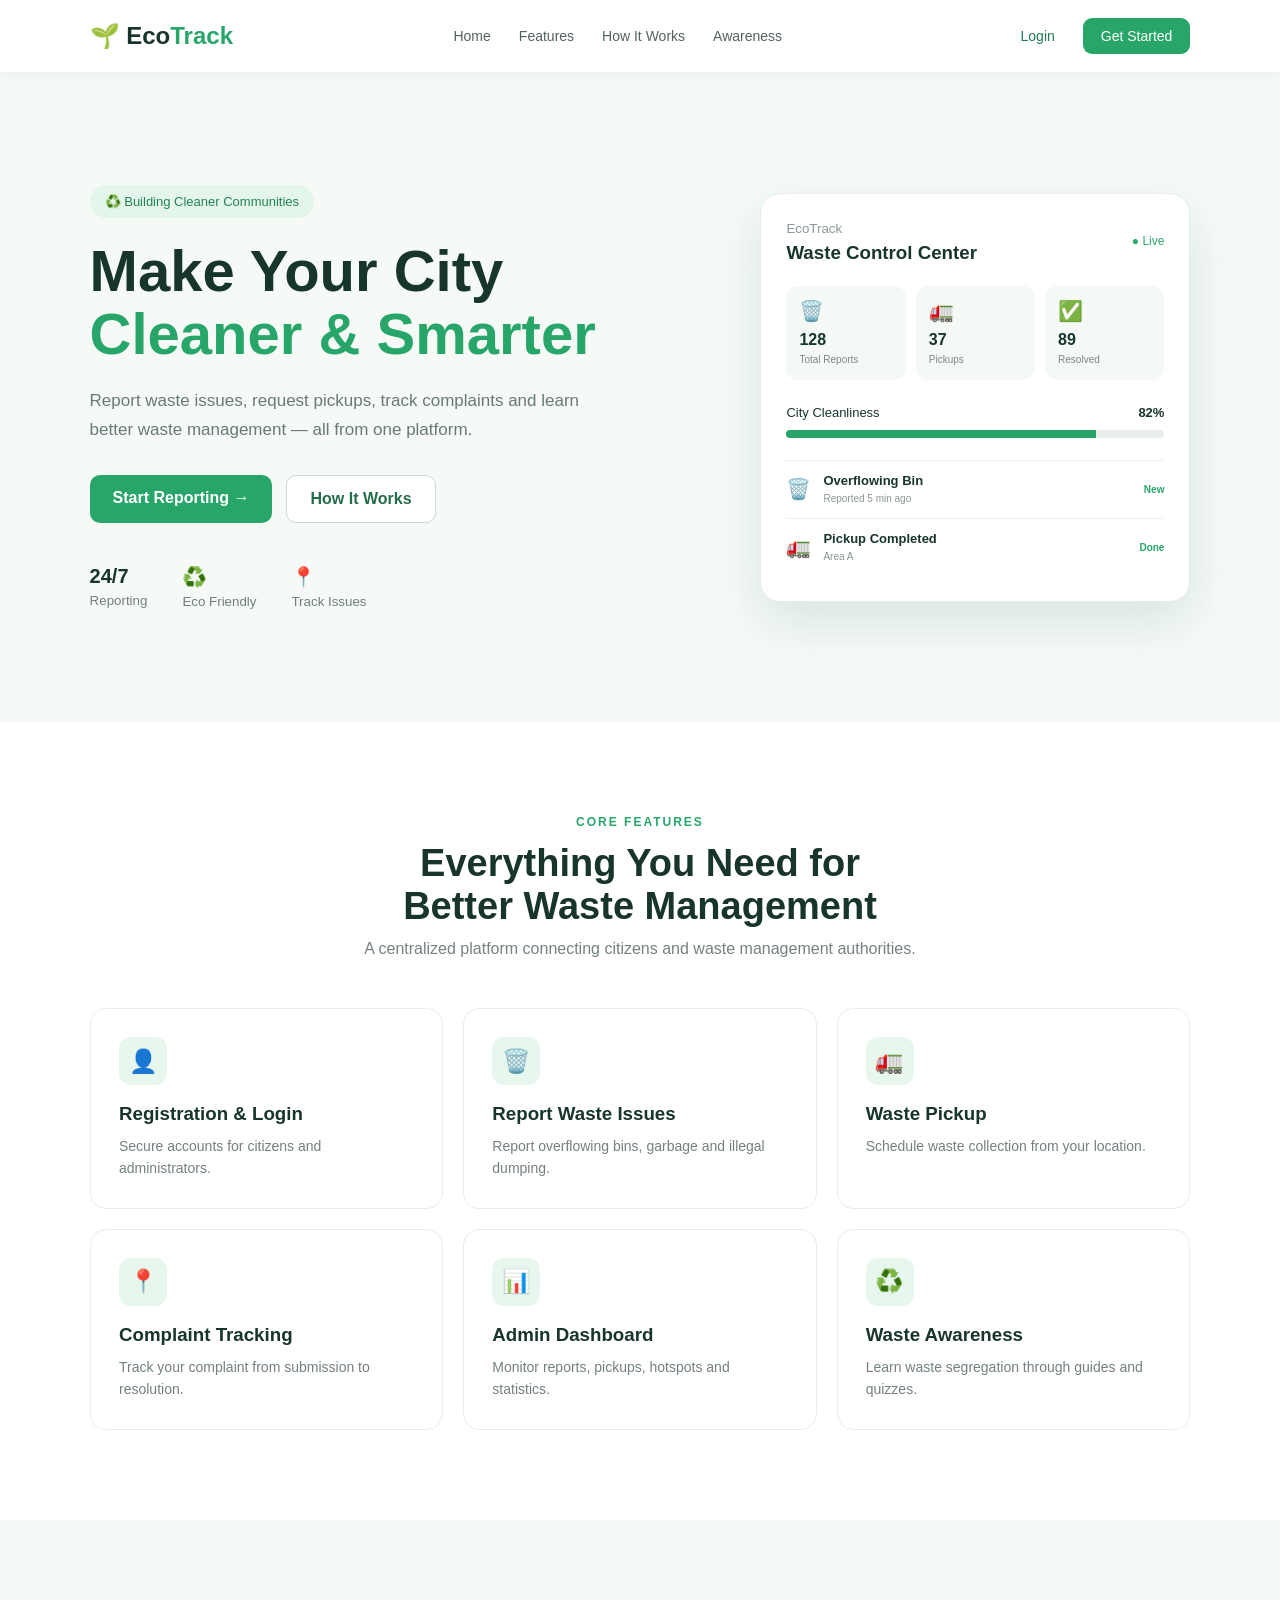
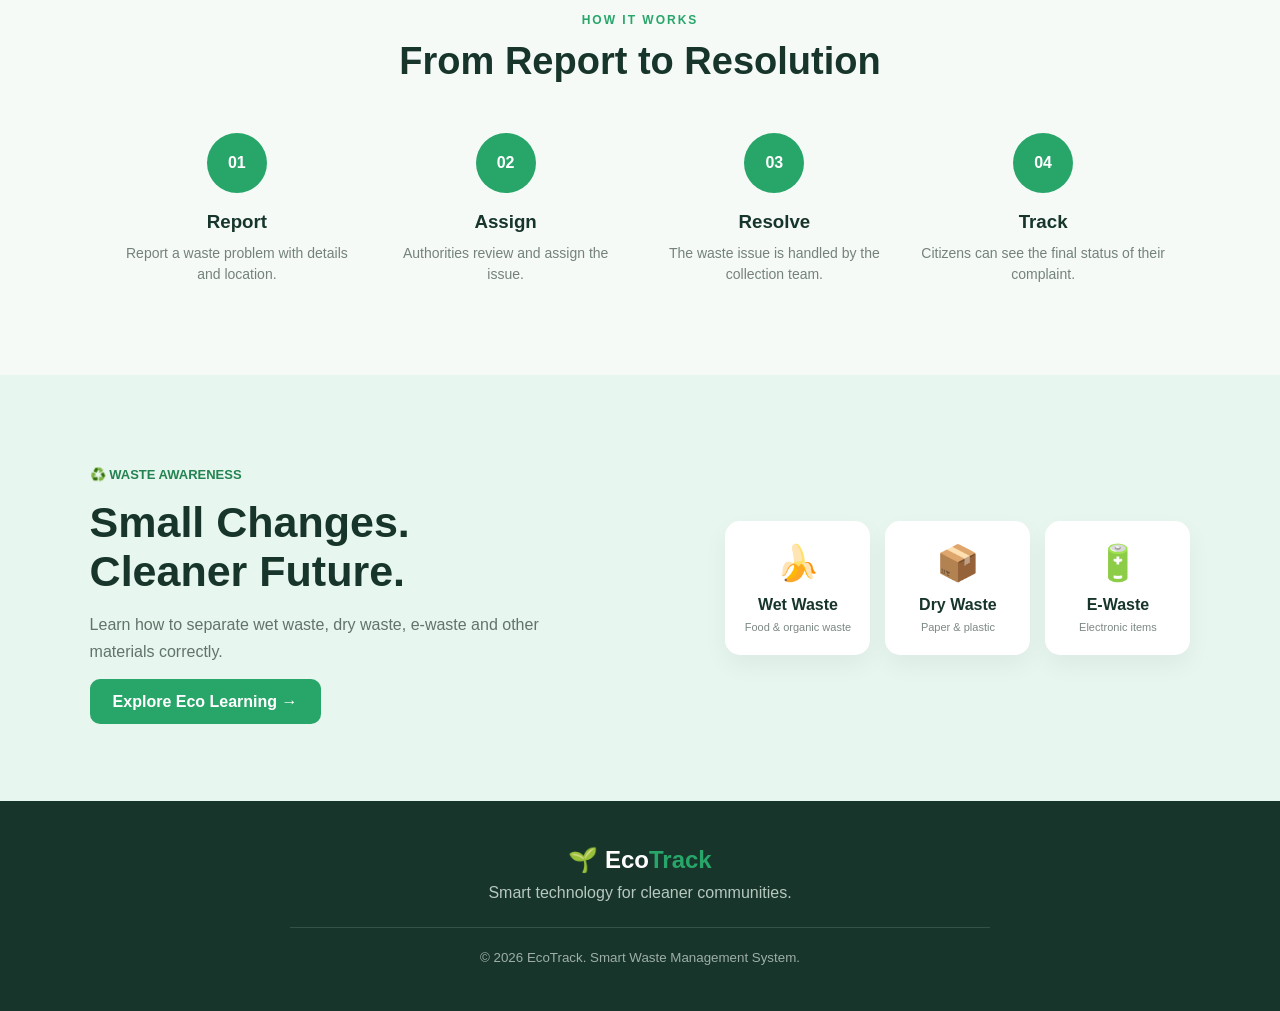
<file: index.html>
<!DOCTYPE html>
<html lang="en">
<head>
    <meta charset="UTF-8">
    <meta name="viewport" content="width=device-width, initial-scale=1.0">

    <title>EcoTrack | Smart Waste Management</title>

    <link rel="stylesheet" href="style.css">
</head>

<body>

    <!-- Navbar -->
    <header class="navbar">

        <div class="logo">
            🌱 Eco<span>Track</span>
        </div>

        <nav>
            <a href="#home">Home</a>
            <a href="#features">Features</a>
            <a href="#how">How It Works</a>
            <a href="#awareness">Awareness</a>
        </nav>

        <div class="nav-buttons">
            <a href="login.html" class="login-btn">Login</a>
            <a href="register.html" class="start-btn">Get Started</a>
        </div>

    </header>


    <!-- Hero -->
    <section class="hero" id="home">

        <div class="hero-content">

            <div class="badge">
                ♻️ Building Cleaner Communities
            </div>

            <h1>
                Make Your City
                <span>Cleaner & Smarter</span>
            </h1>

            <p>
                Report waste issues, request pickups, track complaints
                and learn better waste management — all from one platform.
            </p>

            <div class="hero-buttons">

                <a href="register.html" class="primary-btn">
                    Start Reporting →
                </a>

                <a href="#how" class="secondary-btn">
                    How It Works
                </a>

            </div>

            <div class="hero-stats">

                <div>
                    <strong>24/7</strong>
                    <small>Reporting</small>
                </div>

                <div>
                    <strong>♻️</strong>
                    <small>Eco Friendly</small>
                </div>

                <div>
                    <strong>📍</strong>
                    <small>Track Issues</small>
                </div>

            </div>

        </div>


        <!-- Dashboard Preview -->
        <div class="dashboard-preview">

            <div class="preview-header">

                <div>
                    <small>EcoTrack</small>
                    <h3>Waste Control Center</h3>
                </div>

                <div class="online">
                    ● Live
                </div>

            </div>


            <div class="preview-cards">

                <div class="preview-card">
                    <span>🗑️</span>

                    <div>
                        <strong>128</strong>
                        <small>Total Reports</small>
                    </div>
                </div>


                <div class="preview-card">
                    <span>🚛</span>

                    <div>
                        <strong>37</strong>
                        <small>Pickups</small>
                    </div>
                </div>


                <div class="preview-card">
                    <span>✅</span>

                    <div>
                        <strong>89</strong>
                        <small>Resolved</small>
                    </div>
                </div>

            </div>


            <div class="progress-section">

                <div>
                    <span>City Cleanliness</span>
                    <strong>82%</strong>
                </div>

                <div class="progress">
                    <div></div>
                </div>

            </div>


            <div class="activity">

                <div class="activity-item">

                    <span>🗑️</span>

                    <div>
                        <strong>Overflowing Bin</strong>
                        <small>Reported 5 min ago</small>
                    </div>

                    <b>New</b>

                </div>


                <div class="activity-item">

                    <span>🚛</span>

                    <div>
                        <strong>Pickup Completed</strong>
                        <small>Area A</small>
                    </div>

                    <b>Done</b>

                </div>

            </div>

        </div>

    </section>


    <!-- Core Features -->
    <section class="features" id="features">

        <div class="section-title">

            <span>CORE FEATURES</span>

            <h2>
                Everything You Need for<br>
                Better Waste Management
            </h2>

            <p>
                A centralized platform connecting citizens
                and waste management authorities.
            </p>

        </div>


        <div class="feature-grid">

            <div class="feature-card">
                <div class="icon">👤</div>

                <h3>Registration & Login</h3>

                <p>
                    Secure accounts for citizens and administrators.
                </p>
            </div>


            <div class="feature-card">
                <div class="icon">🗑️</div>

                <h3>Report Waste Issues</h3>

                <p>
                    Report overflowing bins, garbage and illegal dumping.
                </p>
            </div>


            <div class="feature-card">
                <div class="icon">🚛</div>

                <h3>Waste Pickup</h3>

                <p>
                    Schedule waste collection from your location.
                </p>
            </div>


            <div class="feature-card">
                <div class="icon">📍</div>

                <h3>Complaint Tracking</h3>

                <p>
                    Track your complaint from submission to resolution.
                </p>
            </div>


            <div class="feature-card">
                <div class="icon">📊</div>

                <h3>Admin Dashboard</h3>

                <p>
                    Monitor reports, pickups, hotspots and statistics.
                </p>
            </div>


            <div class="feature-card">
                <div class="icon">♻️</div>

                <h3>Waste Awareness</h3>

                <p>
                    Learn waste segregation through guides and quizzes.
                </p>
            </div>

        </div>

    </section>


    <!-- How It Works -->
    <section class="how" id="how">

        <div class="section-title">

            <span>HOW IT WORKS</span>

            <h2>From Report to Resolution</h2>

        </div>


        <div class="steps">

            <div class="step">

                <div class="step-number">01</div>

                <h3>Report</h3>

                <p>
                    Report a waste problem with details and location.
                </p>

            </div>


            <div class="step">

                <div class="step-number">02</div>

                <h3>Assign</h3>

                <p>
                    Authorities review and assign the issue.
                </p>

            </div>


            <div class="step">

                <div class="step-number">03</div>

                <h3>Resolve</h3>

                <p>
                    The waste issue is handled by the collection team.
                </p>

            </div>


            <div class="step">

                <div class="step-number">04</div>

                <h3>Track</h3>

                <p>
                    Citizens can see the final status of their complaint.
                </p>

            </div>

        </div>

    </section>


    <!-- Awareness -->
    <section class="awareness" id="awareness">

        <div class="awareness-content">

            <span>♻️ WASTE AWARENESS</span>

            <h2>
                Small Changes.
                <br>
                Cleaner Future.
            </h2>

            <p>
                Learn how to separate wet waste, dry waste,
                e-waste and other materials correctly.
            </p>

            <a href="register.html" class="primary-btn">
                Explore Eco Learning →
            </a>

        </div>


        <div class="bins">

            <div class="bin">

                <div class="bin-icon">🍌</div>

                <strong>Wet Waste</strong>

                <small>
                    Food & organic waste
                </small>

            </div>


            <div class="bin">

                <div class="bin-icon">📦</div>

                <strong>Dry Waste</strong>

                <small>
                    Paper & plastic
                </small>

            </div>


            <div class="bin">

                <div class="bin-icon">🔋</div>

                <strong>E-Waste</strong>

                <small>
                    Electronic items
                </small>

            </div>

        </div>

    </section>


    <!-- Footer -->
    <footer>

        <div class="logo">
            🌱 Eco<span>Track</span>
        </div>

        <p>
            Smart technology for cleaner communities.
        </p>

        <div class="footer-line"></div>

        <small>
            © 2026 EcoTrack. Smart Waste Management System.
        </small>

    </footer>

</body>
</html>
</file>
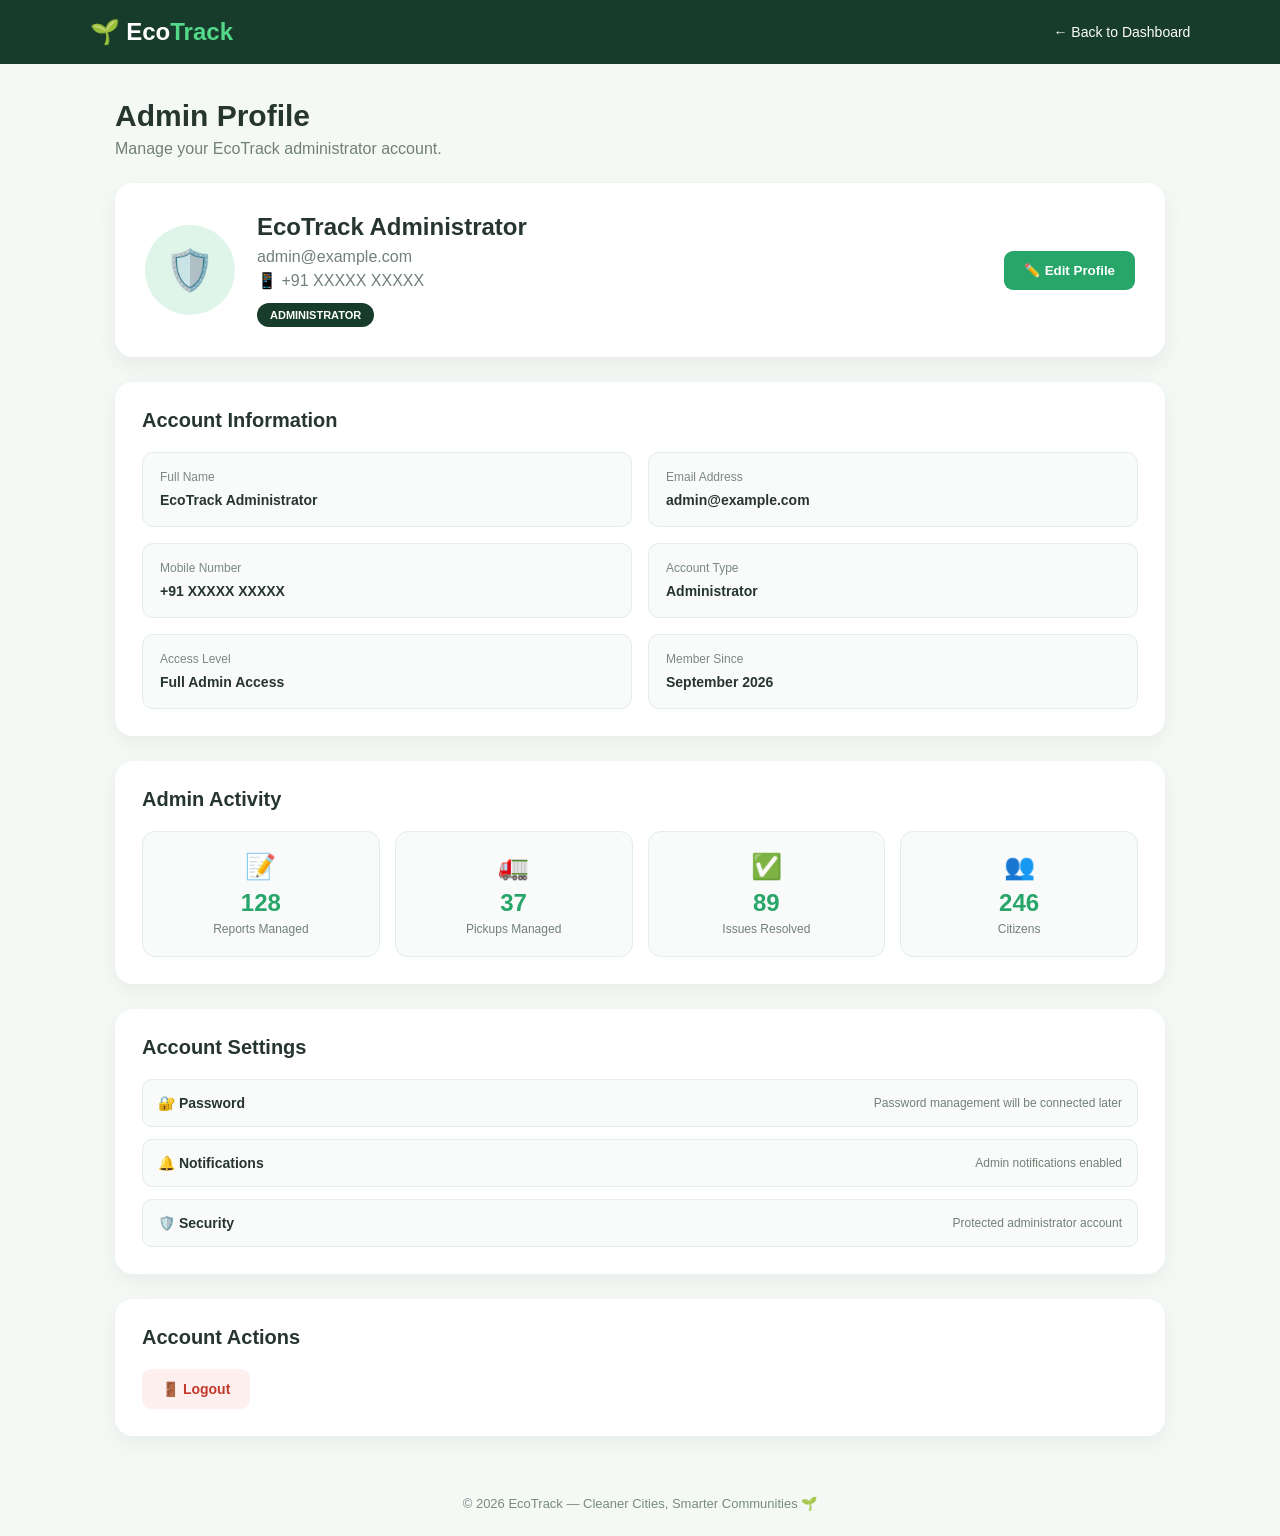
<file: admin-profile.html>
<!DOCTYPE html>
<html lang="en">
<head>
    <meta charset="UTF-8">
    <meta name="viewport" content="width=device-width, initial-scale=1.0">

    <title>Admin Profile | EcoTrack</title>

    <style>
        * {
            margin: 0;
            padding: 0;
            box-sizing: border-box;
            font-family: Arial, sans-serif;
        }

        body {
            background: #f4f9f6;
            color: #26352e;
        }

        .topbar {
            background: #173c2b;
            color: white;
            padding: 18px 7%;
            display: flex;
            justify-content: space-between;
            align-items: center;
        }

        .logo {
            font-size: 24px;
            font-weight: bold;
        }

        .logo span {
            color: #54d98b;
        }

        .back {
            color: white;
            text-decoration: none;
            font-size: 14px;
        }

        .container {
            width: 90%;
            max-width: 1050px;
            margin: 35px auto;
        }

        .heading {
            margin-bottom: 25px;
        }

        .heading h1 {
            font-size: 30px;
            margin-bottom: 7px;
        }

        .heading p {
            color: #718078;
        }

        .profile-card {
            background: white;
            border-radius: 18px;
            padding: 30px;
            display: flex;
            align-items: center;
            gap: 22px;
            box-shadow: 0 8px 25px rgba(0,0,0,0.06);
            margin-bottom: 25px;
        }

        .avatar {
            width: 90px;
            height: 90px;
            border-radius: 50%;
            background: #dff5e9;
            display: flex;
            align-items: center;
            justify-content: center;
            font-size: 40px;
        }

        .profile-info h2 {
            font-size: 24px;
            margin-bottom: 7px;
        }

        .profile-info p {
            color: #718078;
            margin-bottom: 5px;
        }

        .admin-badge {
            display: inline-block;
            margin-top: 8px;
            background: #173c2b;
            color: white;
            padding: 6px 13px;
            border-radius: 20px;
            font-size: 11px;
            font-weight: bold;
        }

        .edit-btn {
            margin-left: auto;
            border: none;
            background: #28a66a;
            color: white;
            padding: 12px 20px;
            border-radius: 9px;
            cursor: pointer;
            font-weight: bold;
        }

        .section {
            background: white;
            padding: 27px;
            border-radius: 18px;
            box-shadow: 0 7px 22px rgba(0,0,0,0.05);
            margin-bottom: 25px;
        }

        .section h2 {
            font-size: 20px;
            margin-bottom: 20px;
        }

        .details {
            display: grid;
            grid-template-columns: repeat(2, 1fr);
            gap: 16px;
        }

        .detail {
            background: #f8fbf9;
            border: 1px solid #e3eee8;
            padding: 17px;
            border-radius: 11px;
        }

        .detail small {
            display: block;
            color: #7a8982;
            font-size: 12px;
            margin-bottom: 7px;
        }

        .detail strong {
            font-size: 14px;
        }

        .stats {
            display: grid;
            grid-template-columns: repeat(4, 1fr);
            gap: 15px;
        }

        .stat {
            text-align: center;
            background: #f8fbf9;
            border: 1px solid #e3eee8;
            border-radius: 13px;
            padding: 20px 10px;
        }

        .stat-icon {
            font-size: 25px;
            margin-bottom: 8px;
        }

        .stat h3 {
            color: #28a66a;
            font-size: 24px;
            margin-bottom: 5px;
        }

        .stat p {
            color: #718078;
            font-size: 12px;
        }

        .settings {
            display: flex;
            flex-direction: column;
            gap: 12px;
        }

        .setting {
            display: flex;
            align-items: center;
            justify-content: space-between;
            padding: 15px;
            background: #f8fbf9;
            border: 1px solid #e3eee8;
            border-radius: 10px;
        }

        .setting strong {
            font-size: 14px;
        }

        .setting span {
            color: #718078;
            font-size: 12px;
        }

        .logout {
            display: inline-block;
            background: #fff0f0;
            color: #c0392b;
            padding: 12px 20px;
            border-radius: 9px;
            text-decoration: none;
            font-weight: bold;
            font-size: 14px;
        }

        footer {
            text-align: center;
            padding: 25px;
            color: #7a8982;
            font-size: 13px;
        }

        @media (max-width: 800px) {

            .profile-card {
                flex-wrap: wrap;
            }

            .edit-btn {
                margin-left: 0;
            }

            .stats {
                grid-template-columns: repeat(2, 1fr);
            }
        }

        @media (max-width: 550px) {

            .topbar {
                padding: 16px 5%;
            }

            .container {
                width: 92%;
                margin-top: 25px;
            }

            .heading h1 {
                font-size: 27px;
            }

            .profile-card {
                padding: 22px;
                justify-content: center;
                text-align: center;
            }

            .edit-btn {
                width: 100%;
            }

            .details {
                grid-template-columns: 1fr;
            }

            .stats {
                grid-template-columns: 1fr 1fr;
            }

            .section {
                padding: 20px;
            }

            .setting {
                flex-direction: column;
                align-items: flex-start;
                gap: 5px;
            }
        }
    </style>
</head>

<body>

    <header class="topbar">

        <div class="logo">
            🌱 Eco<span>Track</span>
        </div>

        <a href="admin.html" class="back">
            ← Back to Dashboard
        </a>

    </header>


    <main class="container">

        <div class="heading">
            <h1>Admin Profile</h1>
            <p>Manage your EcoTrack administrator account.</p>
        </div>


        <!-- PROFILE -->

        <div class="profile-card">

            <div class="avatar">
                🛡️
            </div>

            <div class="profile-info">

                <h2>EcoTrack Administrator</h2>

                <p>admin@example.com</p>

                <p>📱 +91 XXXXX XXXXX</p>

                <span class="admin-badge">
                    ADMINISTRATOR
                </span>

            </div>

            <button class="edit-btn" onclick="editProfile()">
                ✏️ Edit Profile
            </button>

        </div>


        <!-- ACCOUNT INFORMATION -->

        <div class="section">

            <h2>Account Information</h2>

            <div class="details">

                <div class="detail">
                    <small>Full Name</small>
                    <strong>EcoTrack Administrator</strong>
                </div>

                <div class="detail">
                    <small>Email Address</small>
                    <strong>admin@example.com</strong>
                </div>

                <div class="detail">
                    <small>Mobile Number</small>
                    <strong>+91 XXXXX XXXXX</strong>
                </div>

                <div class="detail">
                    <small>Account Type</small>
                    <strong>Administrator</strong>
                </div>

                <div class="detail">
                    <small>Access Level</small>
                    <strong>Full Admin Access</strong>
                </div>

                <div class="detail">
                    <small>Member Since</small>
                    <strong>September 2026</strong>
                </div>

            </div>

        </div>


        <!-- ADMIN ACTIVITY -->

        <div class="section">

            <h2>Admin Activity</h2>

            <div class="stats">

                <div class="stat">
                    <div class="stat-icon">📝</div>
                    <h3>128</h3>
                    <p>Reports Managed</p>
                </div>

                <div class="stat">
                    <div class="stat-icon">🚛</div>
                    <h3>37</h3>
                    <p>Pickups Managed</p>
                </div>

                <div class="stat">
                    <div class="stat-icon">✅</div>
                    <h3>89</h3>
                    <p>Issues Resolved</p>
                </div>

                <div class="stat">
                    <div class="stat-icon">👥</div>
                    <h3>246</h3>
                    <p>Citizens</p>
                </div>

            </div>

        </div>


        <!-- SETTINGS -->

        <div class="section">

            <h2>Account Settings</h2>

            <div class="settings">

                <div class="setting">
                    <strong>🔐 Password</strong>
                    <span>Password management will be connected later</span>
                </div>

                <div class="setting">
                    <strong>🔔 Notifications</strong>
                    <span>Admin notifications enabled</span>
                </div>

                <div class="setting">
                    <strong>🛡️ Security</strong>
                    <span>Protected administrator account</span>
                </div>

            </div>

        </div>


        <!-- LOGOUT -->

        <div class="section">

            <h2>Account Actions</h2>

            <a href="index.html" class="logout">
                🚪 Logout
            </a>

        </div>

    </main>


    <footer>
        © 2026 EcoTrack — Cleaner Cities, Smarter Communities 🌱
    </footer>


    <script>

        function editProfile() {
            alert("Profile editing will be connected with Firebase later.");
        }

    </script>

</body>
</html>
</file>
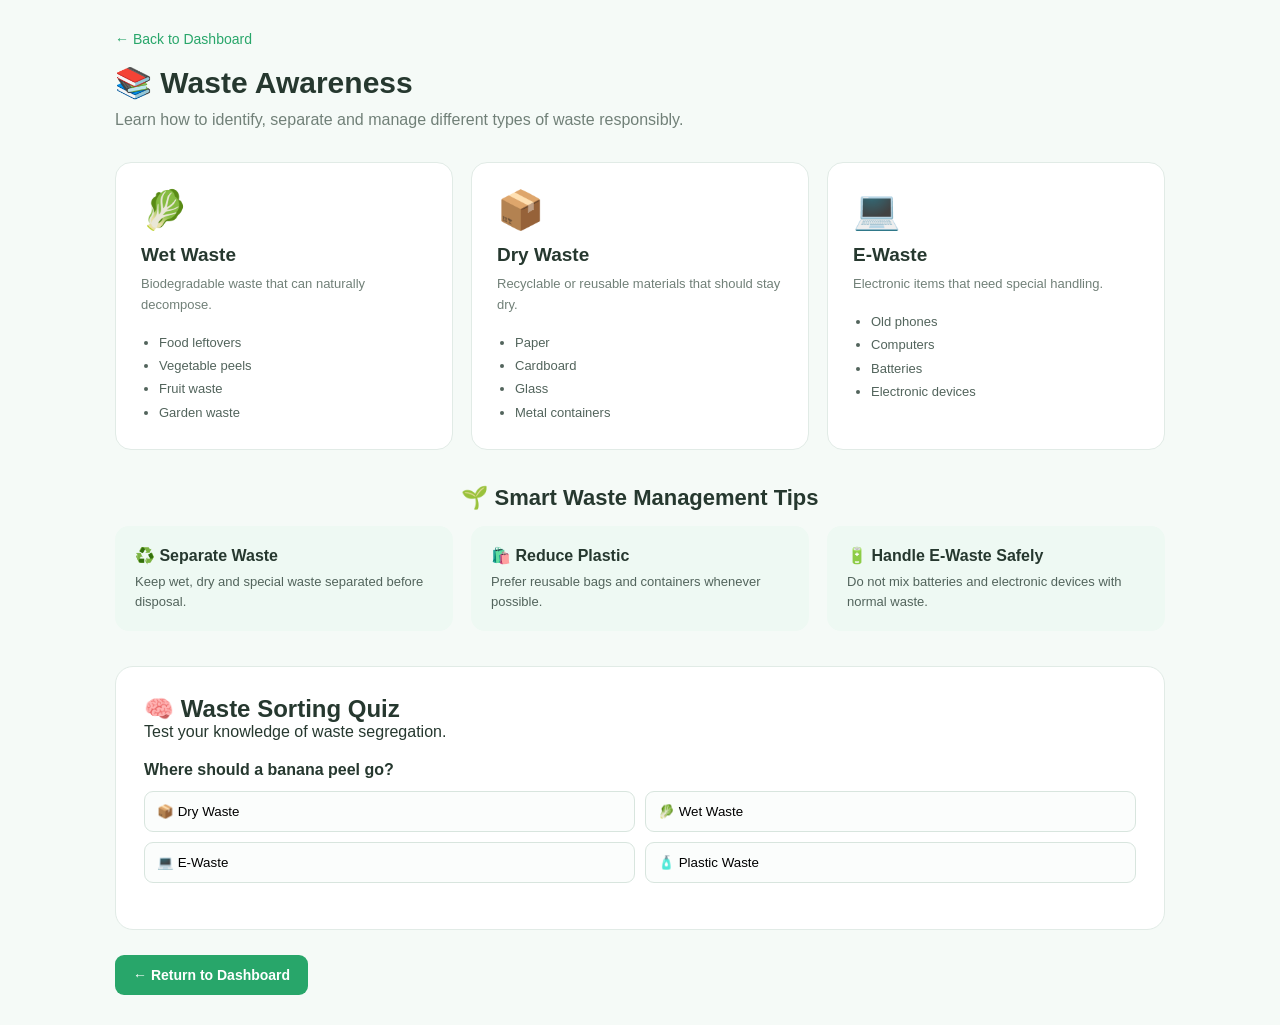
<file: awareness.html>
<!DOCTYPE html>
<html lang="en">
<head>
    <meta charset="UTF-8">
    <meta name="viewport" content="width=device-width, initial-scale=1.0">

    <title>Waste Awareness | EcoTrack</title>

    <link rel="stylesheet" href="style.css">

    <style>
        body {
            margin: 0;
            font-family: Arial, sans-serif;
            background: #f5faf7;
            color: #26382f;
        }

        .awareness-page {
            min-height: 100vh;
            padding: 30px 20px;
        }

        .container {
            max-width: 1050px;
            margin: auto;
        }

        .header {
            margin-bottom: 30px;
        }

        .back-link {
            display: inline-block;
            color: #28a66a;
            text-decoration: none;
            font-size: 14px;
            margin-bottom: 18px;
        }

        .header h1 {
            margin: 0 0 8px;
            font-size: 30px;
        }

        .header p {
            margin: 0;
            color: #718078;
            line-height: 1.5;
        }

        /* CATEGORY CARDS */

        .categories {
            display: grid;
            grid-template-columns: repeat(3, 1fr);
            gap: 18px;
            margin-bottom: 35px;
        }

        .category-card {
            background: white;
            padding: 25px;
            border-radius: 16px;
            border: 1px solid #e1ebe6;
        }

        .category-icon {
            font-size: 38px;
            margin-bottom: 12px;
        }

        .category-card h2 {
            margin: 0 0 8px;
            font-size: 19px;
        }

        .category-card p {
            color: #718078;
            font-size: 13px;
            line-height: 1.6;
            margin-bottom: 15px;
        }

        .category-card ul {
            padding-left: 18px;
            margin: 0;
            color: #52645c;
            font-size: 13px;
            line-height: 1.8;
        }

        /* TIPS */

        .section-title {
            margin-bottom: 15px;
        }

        .section-title h2 {
            margin: 0;
            font-size: 22px;
        }

        .tips {
            display: grid;
            grid-template-columns: repeat(3, 1fr);
            gap: 18px;
            margin-bottom: 35px;
        }

        .tip {
            background: #eef9f3;
            padding: 20px;
            border-radius: 14px;
        }

        .tip strong {
            display: block;
            margin-bottom: 7px;
        }

        .tip p {
            margin: 0;
            color: #52645c;
            font-size: 13px;
            line-height: 1.5;
        }

        /* QUIZ */

        .quiz {
            background: white;
            border: 1px solid #e1ebe6;
            border-radius: 18px;
            padding: 28px;
            margin-bottom: 25px;
        }

        .quiz h2 {
            margin-top: 0;
        }

        .quiz-question {
            font-size: 16px;
            font-weight: bold;
            margin: 20px 0 12px;
        }

        .quiz-options {
            display: grid;
            grid-template-columns: repeat(2, 1fr);
            gap: 10px;
        }

        .quiz-options button {
            padding: 12px;
            border: 1px solid #d8e5de;
            background: #fbfdfc;
            border-radius: 9px;
            cursor: pointer;
            text-align: left;
        }

        .quiz-options button:hover {
            border-color: #28a66a;
            background: #eef9f3;
        }

        .quiz-result {
            margin-top: 18px;
            font-weight: bold;
            color: #28a66a;
        }

        .dashboard-btn {
            display: inline-block;
            padding: 12px 18px;
            background: #28a66a;
            color: white;
            text-decoration: none;
            border-radius: 9px;
            font-size: 14px;
            font-weight: bold;
        }

        .dashboard-btn:hover {
            background: #218b58;
        }

        @media (max-width: 800px) {
            .categories,
            .tips {
                grid-template-columns: 1fr 1fr;
            }
        }

        @media (max-width: 550px) {
            .awareness-page {
                padding: 20px 15px;
            }

            .header h1 {
                font-size: 25px;
            }

            .categories,
            .tips,
            .quiz-options {
                grid-template-columns: 1fr;
            }

            .quiz {
                padding: 22px 18px;
            }
        }
    </style>
</head>

<body>

<div class="awareness-page">

    <div class="container">

        <div class="header">

            <a href="citizen.html" class="back-link">
                ← Back to Dashboard
            </a>

            <h1>📚 Waste Awareness</h1>

            <p>
                Learn how to identify, separate and manage different types
                of waste responsibly.
            </p>

        </div>


        <!-- WASTE CATEGORIES -->

        <div class="categories">

            <div class="category-card">

                <div class="category-icon">🥬</div>

                <h2>Wet Waste</h2>

                <p>
                    Biodegradable waste that can naturally decompose.
                </p>

                <ul>
                    <li>Food leftovers</li>
                    <li>Vegetable peels</li>
                    <li>Fruit waste</li>
                    <li>Garden waste</li>
                </ul>

            </div>


            <div class="category-card">

                <div class="category-icon">📦</div>

                <h2>Dry Waste</h2>

                <p>
                    Recyclable or reusable materials that should stay dry.
                </p>

                <ul>
                    <li>Paper</li>
                    <li>Cardboard</li>
                    <li>Glass</li>
                    <li>Metal containers</li>
                </ul>

            </div>


            <div class="category-card">

                <div class="category-icon">💻</div>

                <h2>E-Waste</h2>

                <p>
                    Electronic items that need special handling.
                </p>

                <ul>
                    <li>Old phones</li>
                    <li>Computers</li>
                    <li>Batteries</li>
                    <li>Electronic devices</li>
                </ul>

            </div>

        </div>


        <!-- SMART TIPS -->

        <div class="section-title">
            <h2>🌱 Smart Waste Management Tips</h2>
        </div>

        <div class="tips">

            <div class="tip">

                <strong>♻️ Separate Waste</strong>

                <p>
                    Keep wet, dry and special waste separated before disposal.
                </p>

            </div>


            <div class="tip">

                <strong>🛍️ Reduce Plastic</strong>

                <p>
                    Prefer reusable bags and containers whenever possible.
                </p>

            </div>


            <div class="tip">

                <strong>🔋 Handle E-Waste Safely</strong>

                <p>
                    Do not mix batteries and electronic devices with normal waste.
                </p>

            </div>

        </div>


        <!-- QUIZ -->

        <div class="quiz">

            <h2>🧠 Waste Sorting Quiz</h2>

            <p>
                Test your knowledge of waste segregation.
            </p>

            <div class="quiz-question">
                Where should a banana peel go?
            </div>

            <div class="quiz-options">

                <button onclick="checkAnswer('wrong')">
                    📦 Dry Waste
                </button>

                <button onclick="checkAnswer('correct')">
                    🥬 Wet Waste
                </button>

                <button onclick="checkAnswer('wrong')">
                    💻 E-Waste
                </button>

                <button onclick="checkAnswer('wrong')">
                    🧴 Plastic Waste
                </button>

            </div>

            <div
                id="quizResult"
                class="quiz-result"
            ></div>

        </div>


        <a
            href="citizen.html"
            class="dashboard-btn"
        >
            ← Return to Dashboard
        </a>

    </div>

</div>


<script>

    function checkAnswer(answer) {

        const result = document.getElementById("quizResult");

        if (answer === "correct") {

            result.textContent =
                "✅ Correct! Banana peel is biodegradable wet waste.";

        } else {

            result.textContent =
                "❌ Not quite. Try again!";

        }

    }

</script>

</body>
</html>
</file>
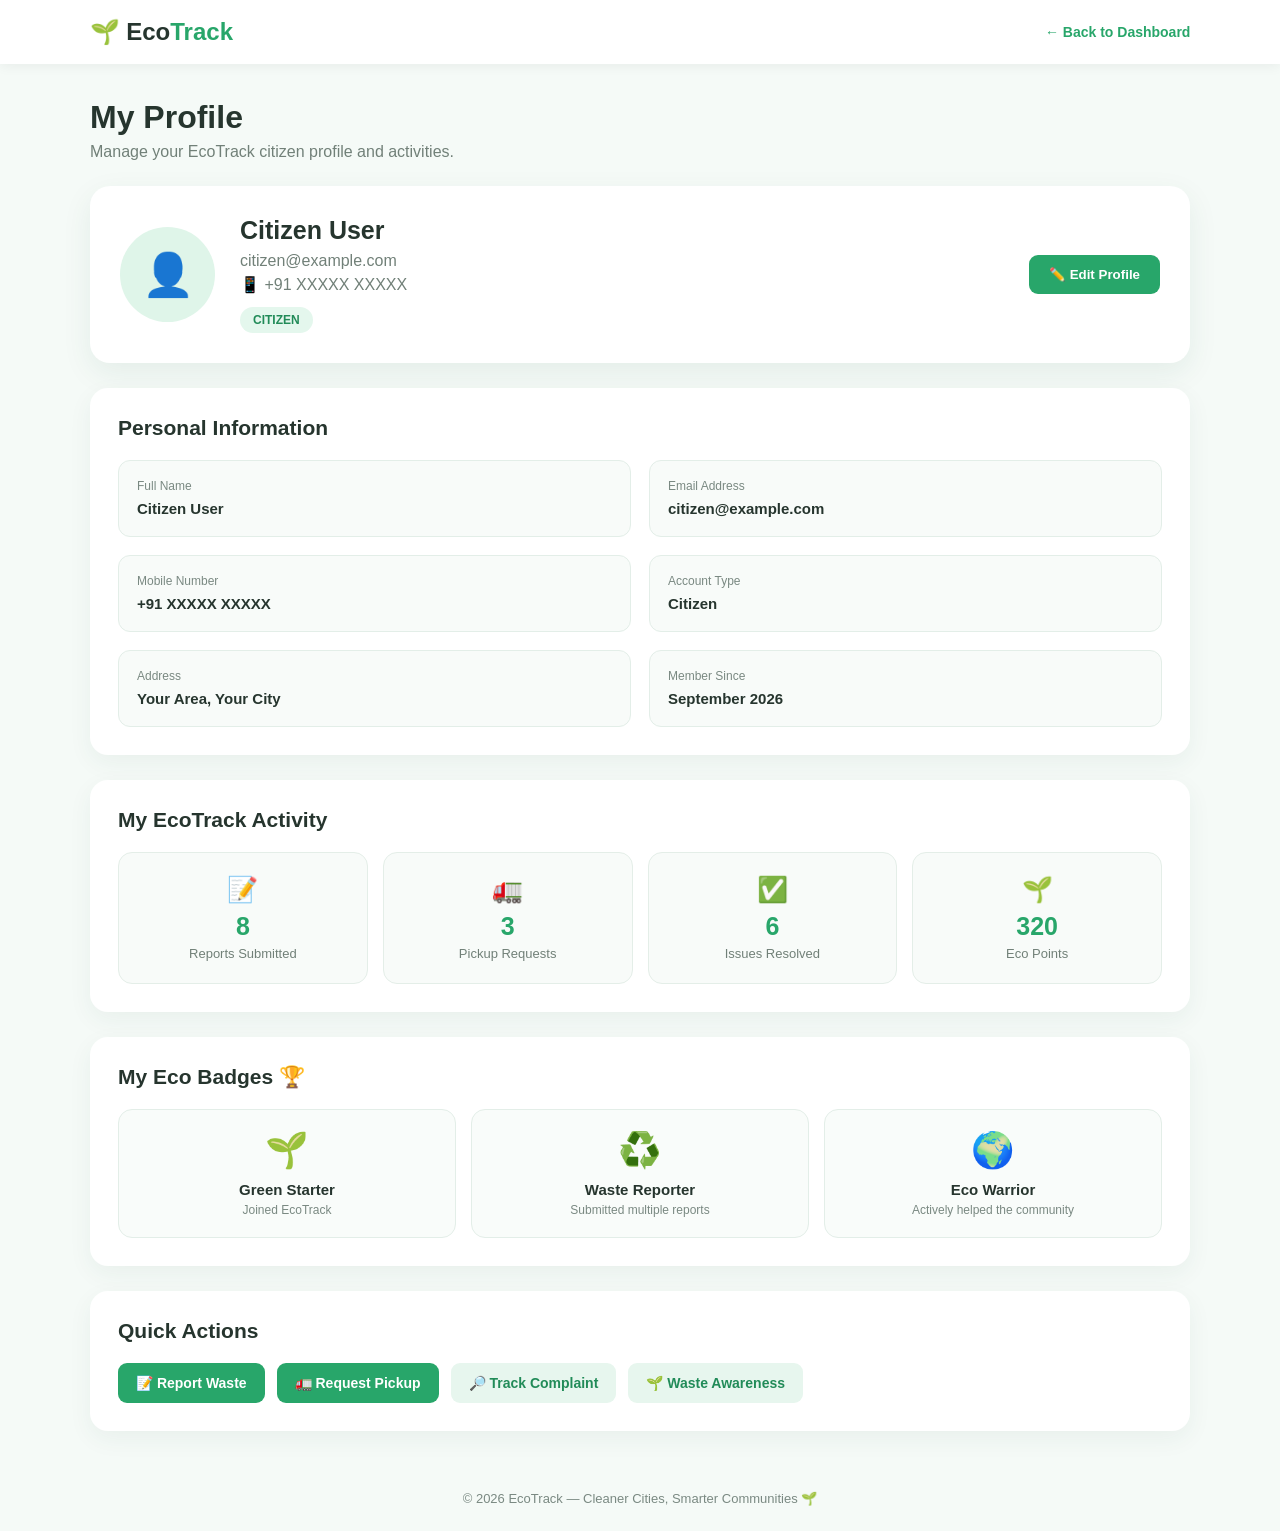
<file: citizen-profile.html>
<!DOCTYPE html>
<html lang="en">
<head>
    <meta charset="UTF-8">
    <meta name="viewport" content="width=device-width, initial-scale=1.0">

    <title>Citizen Profile | EcoTrack</title>

    <style>
        * {
            margin: 0;
            padding: 0;
            box-sizing: border-box;
            font-family: Arial, sans-serif;
        }

        body {
            background: #f5faf7;
            color: #26352e;
        }

        .topbar {
            background: white;
            padding: 18px 7%;
            display: flex;
            align-items: center;
            justify-content: space-between;
            box-shadow: 0 2px 12px rgba(0,0,0,0.06);
        }

        .logo {
            font-size: 24px;
            font-weight: bold;
            color: #26352e;
        }

        .logo span {
            color: #28a66a;
        }

        .back-btn {
            text-decoration: none;
            color: #28a66a;
            font-weight: bold;
            font-size: 14px;
        }

        .container {
            width: 90%;
            max-width: 1100px;
            margin: 35px auto;
        }

        .page-title {
            margin-bottom: 25px;
        }

        .page-title h1 {
            font-size: 32px;
            margin-bottom: 7px;
        }

        .page-title p {
            color: #718078;
        }

        .profile-card {
            background: white;
            border-radius: 20px;
            padding: 30px;
            display: flex;
            align-items: center;
            gap: 25px;
            box-shadow: 0 10px 30px rgba(30,90,60,0.08);
            margin-bottom: 25px;
        }

        .avatar {
            width: 95px;
            height: 95px;
            border-radius: 50%;
            background: #dff5e9;
            display: flex;
            align-items: center;
            justify-content: center;
            font-size: 42px;
        }

        .profile-info h2 {
            font-size: 25px;
            margin-bottom: 7px;
        }

        .profile-info p {
            color: #718078;
            margin-bottom: 5px;
        }

        .role {
            display: inline-block;
            margin-top: 8px;
            background: #e4f7ed;
            color: #218b58;
            padding: 6px 13px;
            border-radius: 20px;
            font-size: 12px;
            font-weight: bold;
        }

        .edit-btn {
            margin-left: auto;
            border: none;
            background: #28a66a;
            color: white;
            padding: 12px 20px;
            border-radius: 9px;
            cursor: pointer;
            font-weight: bold;
        }

        .section {
            background: white;
            padding: 28px;
            border-radius: 18px;
            box-shadow: 0 8px 25px rgba(30,90,60,0.06);
            margin-bottom: 25px;
        }

        .section h2 {
            margin-bottom: 20px;
            font-size: 21px;
        }

        .details {
            display: grid;
            grid-template-columns: repeat(2, 1fr);
            gap: 18px;
        }

        .detail-box {
            background: #f8fbf9;
            border: 1px solid #e3eee8;
            padding: 18px;
            border-radius: 12px;
        }

        .detail-box small {
            display: block;
            color: #7a8982;
            margin-bottom: 7px;
            font-size: 12px;
        }

        .detail-box strong {
            font-size: 15px;
        }

        .stats {
            display: grid;
            grid-template-columns: repeat(4, 1fr);
            gap: 15px;
        }

        .stat {
            text-align: center;
            padding: 22px 10px;
            background: #f8fbf9;
            border-radius: 14px;
            border: 1px solid #e4eee8;
        }

        .stat .icon {
            font-size: 25px;
            margin-bottom: 8px;
        }

        .stat h3 {
            font-size: 25px;
            color: #28a66a;
            margin-bottom: 5px;
        }

        .stat p {
            color: #718078;
            font-size: 13px;
        }

        .badges {
            display: grid;
            grid-template-columns: repeat(3, 1fr);
            gap: 15px;
        }

        .badge {
            padding: 20px;
            border: 1px solid #e3eee8;
            border-radius: 14px;
            text-align: center;
            background: #f9fcfa;
        }

        .badge-icon {
            font-size: 35px;
            margin-bottom: 10px;
        }

        .badge h3 {
            font-size: 15px;
            margin-bottom: 5px;
        }

        .badge p {
            font-size: 12px;
            color: #7a8982;
        }

        .actions {
            display: flex;
            gap: 12px;
            flex-wrap: wrap;
        }

        .action-btn {
            text-decoration: none;
            padding: 12px 18px;
            border-radius: 9px;
            background: #28a66a;
            color: white;
            font-size: 14px;
            font-weight: bold;
        }

        .action-btn.secondary {
            background: #e7f6ee;
            color: #218b58;
        }

        footer {
            text-align: center;
            padding: 25px;
            color: #7a8982;
            font-size: 13px;
        }

        @media (max-width: 800px) {

            .profile-card {
                flex-wrap: wrap;
            }

            .edit-btn {
                margin-left: 0;
            }

            .stats {
                grid-template-columns: repeat(2, 1fr);
            }

            .badges {
                grid-template-columns: 1fr;
            }
        }

        @media (max-width: 550px) {

            .container {
                width: 92%;
                margin-top: 25px;
            }

            .topbar {
                padding: 16px 5%;
            }

            .page-title h1 {
                font-size: 27px;
            }

            .profile-card {
                padding: 22px;
                text-align: center;
                justify-content: center;
            }

            .edit-btn {
                width: 100%;
            }

            .details {
                grid-template-columns: 1fr;
            }

            .stats {
                grid-template-columns: 1fr 1fr;
            }

            .section {
                padding: 20px;
            }
        }
    </style>
</head>

<body>

    <header class="topbar">

        <div class="logo">
            🌱 Eco<span>Track</span>
        </div>

        <a href="citizen.html" class="back-btn">
            ← Back to Dashboard
        </a>

    </header>


    <main class="container">

        <div class="page-title">
            <h1>My Profile</h1>
            <p>Manage your EcoTrack citizen profile and activities.</p>
        </div>


        <!-- PROFILE CARD -->

        <div class="profile-card">

            <div class="avatar">
                👤
            </div>

            <div class="profile-info">

                <h2>Citizen User</h2>

                <p>citizen@example.com</p>

                <p>📱 +91 XXXXX XXXXX</p>

                <span class="role">
                    CITIZEN
                </span>

            </div>

            <button class="edit-btn" onclick="editProfile()">
                ✏️ Edit Profile
            </button>

        </div>


        <!-- PERSONAL INFORMATION -->

        <div class="section">

            <h2>Personal Information</h2>

            <div class="details">

                <div class="detail-box">
                    <small>Full Name</small>
                    <strong>Citizen User</strong>
                </div>

                <div class="detail-box">
                    <small>Email Address</small>
                    <strong>citizen@example.com</strong>
                </div>

                <div class="detail-box">
                    <small>Mobile Number</small>
                    <strong>+91 XXXXX XXXXX</strong>
                </div>

                <div class="detail-box">
                    <small>Account Type</small>
                    <strong>Citizen</strong>
                </div>

                <div class="detail-box">
                    <small>Address</small>
                    <strong>Your Area, Your City</strong>
                </div>

                <div class="detail-box">
                    <small>Member Since</small>
                    <strong>September 2026</strong>
                </div>

            </div>

        </div>


        <!-- ACTIVITY STATS -->

        <div class="section">

            <h2>My EcoTrack Activity</h2>

            <div class="stats">

                <div class="stat">
                    <div class="icon">📝</div>
                    <h3>8</h3>
                    <p>Reports Submitted</p>
                </div>

                <div class="stat">
                    <div class="icon">🚛</div>
                    <h3>3</h3>
                    <p>Pickup Requests</p>
                </div>

                <div class="stat">
                    <div class="icon">✅</div>
                    <h3>6</h3>
                    <p>Issues Resolved</p>
                </div>

                <div class="stat">
                    <div class="icon">🌱</div>
                    <h3>320</h3>
                    <p>Eco Points</p>
                </div>

            </div>

        </div>


        <!-- BADGES -->

        <div class="section">

            <h2>My Eco Badges 🏆</h2>

            <div class="badges">

                <div class="badge">

                    <div class="badge-icon">🌱</div>

                    <h3>Green Starter</h3>

                    <p>Joined EcoTrack</p>

                </div>


                <div class="badge">

                    <div class="badge-icon">♻️</div>

                    <h3>Waste Reporter</h3>

                    <p>Submitted multiple reports</p>

                </div>


                <div class="badge">

                    <div class="badge-icon">🌍</div>

                    <h3>Eco Warrior</h3>

                    <p>Actively helped the community</p>

                </div>

            </div>

        </div>


        <!-- QUICK ACTIONS -->

        <div class="section">

            <h2>Quick Actions</h2>

            <div class="actions">

                <a href="report.html" class="action-btn">
                    📝 Report Waste
                </a>

                <a href="pickup.html" class="action-btn">
                    🚛 Request Pickup
                </a>

                <a href="tracking.html" class="action-btn secondary">
                    🔎 Track Complaint
                </a>

                <a href="awareness.html" class="action-btn secondary">
                    🌱 Waste Awareness
                </a>

            </div>

        </div>

    </main>


    <footer>
        © 2026 EcoTrack — Cleaner Cities, Smarter Communities 🌱
    </footer>


    <script>

        function editProfile() {

            alert("Profile editing will be connected with Firebase later.");

        }

    </script>

</body>
</html>
</file>
<file: style.css>
* {
    margin: 0;
    padding: 0;
    box-sizing: border-box;
    font-family: Arial, sans-serif;
}

html {
    scroll-behavior: smooth;
}

body {
    background: #f5faf7;
    color: #17352b;
}

/* ================= NAVBAR ================= */

.navbar {
    width: 100%;
    padding: 18px 7%;
    display: flex;
    align-items: center;
    justify-content: space-between;
    background: white;
    position: sticky;
    top: 0;
    z-index: 100;
    box-shadow: 0 2px 15px rgba(0,0,0,0.05);
}

.logo {
    font-size: 24px;
    font-weight: bold;
}

.logo span {
    color: #28a66a;
}

nav {
    display: flex;
    gap: 28px;
}

nav a {
    text-decoration: none;
    color: #52645c;
    font-size: 14px;
}

nav a:hover {
    color: #28a66a;
}

.nav-buttons {
    display: flex;
    gap: 10px;
}

.login-btn,
.start-btn {
    text-decoration: none;
    padding: 10px 18px;
    border-radius: 9px;
    font-size: 14px;
}

.login-btn {
    color: #247b53;
}

.start-btn {
    background: #28a66a;
    color: white;
}

/* ================= HERO ================= */

.hero {
    min-height: 650px;
    padding: 80px 7%;
    display: flex;
    align-items: center;
    justify-content: space-between;
    gap: 60px;
}

.hero-content {
    max-width: 600px;
}

.badge {
    display: inline-block;
    background: #e4f6ec;
    color: #238352;
    padding: 9px 15px;
    border-radius: 30px;
    font-size: 13px;
    margin-bottom: 22px;
}

.hero h1 {
    font-size: 58px;
    line-height: 1.08;
    margin-bottom: 22px;
}

.hero h1 span {
    display: block;
    color: #28a66a;
}

.hero p {
    color: #687a72;
    font-size: 17px;
    line-height: 1.7;
    max-width: 530px;
}

.hero-buttons {
    margin-top: 30px;
    display: flex;
    gap: 14px;
}

.primary-btn,
.secondary-btn {
    text-decoration: none;
    padding: 14px 23px;
    border-radius: 10px;
    font-weight: bold;
}

.primary-btn {
    background: #28a66a;
    color: white;
}

.secondary-btn {
    border: 1px solid #c9ddd3;
    color: #246d4b;
    background: white;
}

.hero-stats {
    display: flex;
    gap: 35px;
    margin-top: 42px;
}

.hero-stats div {
    display: flex;
    flex-direction: column;
    gap: 5px;
}

.hero-stats strong {
    font-size: 20px;
}

.hero-stats small {
    color: #718079;
}

/* ================= DASHBOARD PREVIEW ================= */

.dashboard-preview {
    width: 430px;
    background: white;
    border-radius: 20px;
    padding: 25px;
    box-shadow: 0 20px 50px rgba(30,90,60,0.13);
    border: 1px solid #e5eee9;
}

.preview-header {
    display: flex;
    justify-content: space-between;
    align-items: center;
    margin-bottom: 22px;
}

.preview-header small {
    color: #8a9992;
}

.preview-header h3 {
    margin-top: 5px;
}

.online {
    color: #2ca96c;
    font-size: 12px;
}

.preview-cards {
    display: grid;
    grid-template-columns: repeat(3, 1fr);
    gap: 10px;
}

.preview-card {
    background: #f4f9f6;
    padding: 13px;
    border-radius: 12px;
    display: flex;
    flex-direction: column;
    gap: 8px;
}

.preview-card span {
    font-size: 20px;
}

.preview-card strong {
    display: block;
}

.preview-card small {
    color: #7a8982;
    font-size: 10px;
}

.progress-section {
    margin-top: 25px;
}

.progress-section div:first-child {
    display: flex;
    justify-content: space-between;
    font-size: 13px;
}

.progress {
    height: 8px;
    background: #e7eee9;
    border-radius: 20px;
    margin-top: 10px;
    overflow: hidden;
}

.progress div {
    width: 82%;
    height: 100%;
    background: #28a66a;
}

.activity {
    margin-top: 22px;
}

.activity-item {
    display: flex;
    align-items: center;
    gap: 12px;
    padding: 12px 0;
    border-top: 1px solid #edf1ee;
}

.activity-item > span {
    font-size: 20px;
}

.activity-item div {
    flex: 1;
}

.activity-item strong {
    display: block;
    font-size: 13px;
}

.activity-item small {
    color: #8a9690;
    font-size: 10px;
}

.activity-item b {
    font-size: 10px;
    color: #28a66a;
}

/* ================= COMMON SECTIONS ================= */

section {
    padding: 90px 7%;
}

.section-title {
    text-align: center;
    margin-bottom: 50px;
}

.section-title span {
    color: #28a66a;
    font-size: 12px;
    font-weight: bold;
    letter-spacing: 2px;
}

.section-title h2 {
    font-size: 38px;
    margin: 12px 0;
}

.section-title p {
    color: #75827c;
}

/* ================= FEATURES ================= */

.features {
    background: white;
}

.feature-grid {
    display: grid;
    grid-template-columns: repeat(3, 1fr);
    gap: 20px;
    max-width: 1100px;
    margin: auto;
}

.feature-card {
    padding: 28px;
    border: 1px solid #e6eee9;
    border-radius: 16px;
    transition: 0.3s;
    background: white;
}

.feature-card:hover {
    transform: translateY(-5px);
    box-shadow: 0 15px 30px rgba(0,0,0,0.07);
}

.icon {
    width: 48px;
    height: 48px;
    background: #e7f7ee;
    border-radius: 12px;
    display: grid;
    place-items: center;
    font-size: 23px;
    margin-bottom: 18px;
}

.feature-card h3 {
    margin-bottom: 10px;
}

.feature-card p {
    color: #74817b;
    font-size: 14px;
    line-height: 1.6;
}

/* ================= HOW IT WORKS ================= */

.how {
    background: #f5faf7;
}

.steps {
    max-width: 1050px;
    margin: auto;
    display: grid;
    grid-template-columns: repeat(4, 1fr);
    gap: 25px;
}

.step {
    text-align: center;
}

.step-number {
    width: 60px;
    height: 60px;
    margin: auto auto 18px;
    border-radius: 50%;
    display: grid;
    place-items: center;
    background: #28a66a;
    color: white;
    font-weight: bold;
}

.step h3 {
    margin-bottom: 10px;
}

.step p {
    color: #75827c;
    font-size: 14px;
    line-height: 1.5;
}

/* ================= AWARENESS ================= */

.awareness {
    background: #e7f6ee;
    display: flex;
    align-items: center;
    justify-content: space-between;
    gap: 60px;
}

.awareness-content {
    max-width: 500px;
}

.awareness-content > span {
    color: #238352;
    font-weight: bold;
    font-size: 13px;
}

.awareness h2 {
    font-size: 43px;
    margin: 15px 0;
}

.awareness p {
    color: #61746a;
    line-height: 1.7;
    margin-bottom: 28px;
}

.bins {
    display: flex;
    gap: 15px;
}

.bin {
    background: white;
    width: 145px;
    padding: 22px 15px;
    border-radius: 15px;
    text-align: center;
    box-shadow: 0 10px 25px rgba(0,0,0,0.05);
}

.bin-icon {
    font-size: 35px;
    margin-bottom: 12px;
}

.bin strong {
    display: block;
}

.bin small {
    display: block;
    color: #7c8882;
    margin-top: 7px;
    font-size: 11px;
}

/* ================= FOOTER ================= */

footer {
    background: #17352b;
    color: white;
    text-align: center;
    padding: 45px 20px;
}

footer p {
    color: #b7c8bf;
    margin: 10px 0 25px;
}

.footer-line {
    height: 1px;
    background: #365248;
    max-width: 700px;
    margin: auto auto 20px;
}

footer small {
    color: #9eafa7;
}

/* ================= TABLET ================= */

@media (max-width: 900px) {

    nav {
        display: none;
    }

    .hero {
        flex-direction: column;
        text-align: center;
        padding-top: 55px;
    }

    .hero p {
        margin: auto;
    }

    .hero-buttons,
    .hero-stats {
        justify-content: center;
    }

    .dashboard-preview {
        width: 100%;
        max-width: 450px;
    }

    .feature-grid {
        grid-template-columns: repeat(2, 1fr);
    }

    .steps {
        grid-template-columns: repeat(2, 1fr);
    }

    .awareness {
        flex-direction: column;
        text-align: center;
    }

    .bins {
        flex-wrap: wrap;
        justify-content: center;
    }
}

/* ================= MOBILE ================= */

@media (max-width: 600px) {

    .navbar {
        padding: 15px 5%;
    }

    .nav-buttons .login-btn {
        display: none;
    }

    .hero h1 {
        font-size: 40px;
    }

    .hero {
        padding-left: 5%;
        padding-right: 5%;
    }

    .hero-stats {
        gap: 20px;
    }

    .feature-grid {
        grid-template-columns: 1fr;
    }

    .steps {
        grid-template-columns: 1fr;
    }

    .section-title h2 {
        font-size: 30px;
    }

    .awareness h2 {
        font-size: 34px;
    }

    .bins {
        flex-direction: column;
        align-items: center;
    }
}



/* ================= AUTH PAGES ================= */

.auth-page {
    min-height: 100vh;
    display: flex;
    align-items: center;
    justify-content: center;
    padding: 40px 20px;
    background: #f5faf7;
}

.auth-box {
    width: 100%;
    max-width: 450px;
    background: white;
    padding: 40px;
    border-radius: 20px;
    box-shadow: 0 20px 50px rgba(30, 90, 60, 0.12);
    border: 1px solid #e5eee9;
}

.auth-logo {
    text-align: center;
    font-size: 25px;
    font-weight: bold;
    margin-bottom: 25px;
}

.auth-logo span {
    color: #28a66a;
}

.auth-box h1 {
    text-align: center;
    font-size: 30px;
    margin-bottom: 8px;
}

.auth-subtitle {
    text-align: center;
    color: #75827c;
    font-size: 14px;
    margin-bottom: 28px;
    line-height: 1.5;
}

.auth-box form {
    display: flex;
    flex-direction: column;
}

.auth-box label {
    font-size: 13px;
    font-weight: bold;
    margin-bottom: 7px;
    color: #30483e;
}

.auth-box input,
.auth-box select {
    width: 100%;
    padding: 13px 14px;
    margin-bottom: 17px;
    border: 1px solid #d8e5de;
    border-radius: 9px;
    outline: none;
    font-size: 14px;
    background: #fbfdfc;
}

.auth-box input[type="password"] {
    letter-spacing: 2px;
}

.auth-box input[type="password"]::placeholder {
    letter-spacing: normal;
}

.auth-box input:focus,
.auth-box select:focus {
    border-color: #28a66a;
    box-shadow: 0 0 0 3px rgba(40, 166, 106, 0.08);
}

.auth-btn {
    border: none;
    padding: 14px;
    border-radius: 10px;
    background: #28a66a;
    color: white;
    font-size: 15px;
    font-weight: bold;
    cursor: pointer;
    margin-top: 5px;
}

.auth-btn:hover {
    background: #218b58;
}

.auth-bottom {
    text-align: center;
    margin-top: 22px;
    color: #75827c;
    font-size: 14px;
}

.auth-bottom a {
    color: #28a66a;
    text-decoration: none;
    font-weight: bold;
}

.back-home {
    display: block;
    text-align: center;
    margin-top: 20px;
    color: #52645c;
    text-decoration: none;
    font-size: 13px;
}

.back-home:hover {
    color: #28a66a;
}

@media (max-width: 500px) {

    .auth-box {
        padding: 30px 22px;
    }

    .auth-box h1 {
        font-size: 26px;
    }
}
</file>
